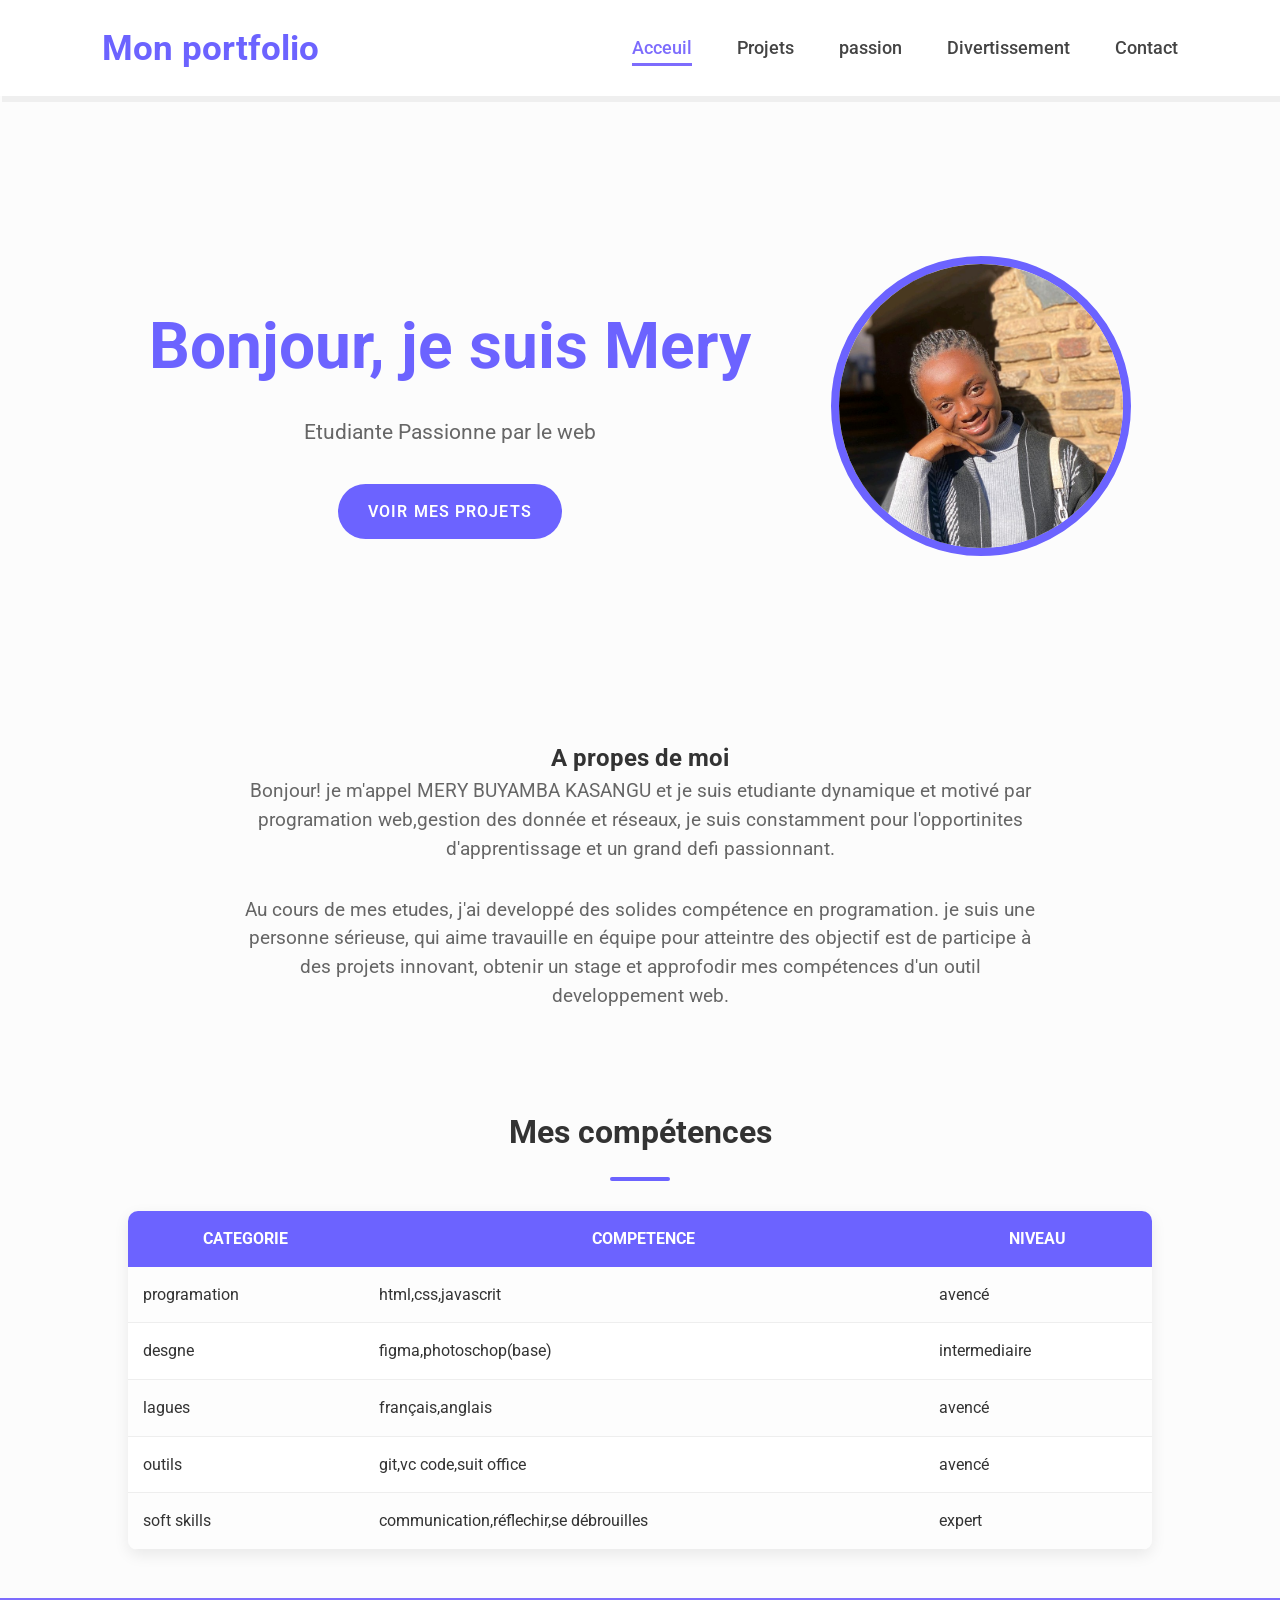
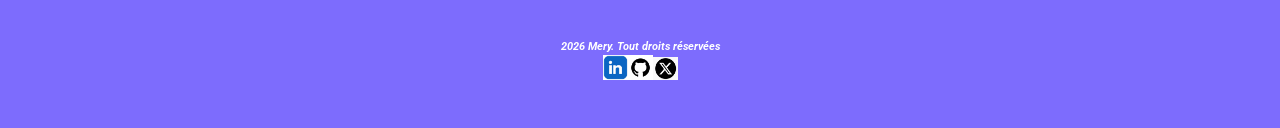
<file: index.html>
<!DOCTYPE html>
<html lang="en">

<head>
    <meta charset="UTF-8">
    <meta name="viewport" content="width=device-width, initial-scale=1.0">
    <title>Mon portofolio</title>
    <link rel="stylesheet" href="CSS/style.CSS">
    <link rel="preconnect" href="https://fonts.googleapis.com">
    <link rel="preconnect" href="https://fonts.gstatic.com" crossorigin>
    <link href="https://fonts.googleapis.com/css2?family=Roboto:ital,wght@0,100..900;1,100..900&display=swap"rel="stylesheet">
</head>

<body>
    <header>
        <div>
            <a href="">Mon portfolio</a>
        </div>
        <nav>
            <ul>
                <li><a href="index.html"class="active">Acceuil</a></li>
                <li><a href="projets.html">Projets</a></li>
                <li><a href="passions.html"> passion</a></li>
                <li><a href="divertissement.html">Divertissement</a></li>
                <li><a href="contact.html">Contact</a></li>
            </ul>
        </nav>

    </header>
    <main>
        <Section class="hero" >
            <div>
                <h1>Bonjour, je suis Mery</h1>
                <p>Etudiante Passionne par le web</p>
                <a href="projets.html">voir mes projets</a>
            </div>
            <div>
                <img src="image/merykas.jpg" alt="Ma photo de profile" width="250">
            </div>
        </Section>
        <section class="apropos"> 
            <H2>A propes de moi</H2>
            <p>Bonjour! je m'appel MERY BUYAMBA KASANGU et je suis etudiante dynamique
                et motivé par programation web,gestion des donnée et réseaux, je suis
                constamment pour l'opportinites d'apprentissage et un grand defi passionnant.</p>
            <p>Au cours de mes etudes, j'ai developpé des solides compétence en programation.
                je suis une personne sérieuse, qui aime travauille en équipe pour atteintre des
                objectif est de participe à des projets innovant, obtenir un stage et approfodir
                mes compétences d'un outil developpement web.</p>
        </section>
        <section class="competences">
            <h3>Mes compétences</h3>
            <div>
                <table>
                   <tr class="theade">
                        <th>categorie</th>
                        <th>competence</th>
                        <th>niveau</th>
                    </tr>
                    <tr>
                        <td>programation</td>
                        <td>html,css,javascrit</td>
                        <td>avencé</td>
                    </tr>
                    <tr>
                        <td>desgne</td>
                        <td>figma,photoschop(base)</td>
                        <td>intermediaire</td>
                    </tr>
                    <tr>
                        <td>lagues</td>
                        <td>français,anglais</td>
                        <td>avencé</td>
                    </tr>
                    <tr>
                        <td>outils</td>
                        <td>git,vc code,suit office</td>
                        <td>avencé</td>
                    </tr>
                    <tr>
                        <td>soft skills</td>
                        <td>communication,réflechir,se débrouilles</td>
                        <td>expert</td>
                    </tr>
                </table>
            </div>
        </section>
    </main>
    <footer>
        <h6><i>2026 Mery. Tout droits réservées</i></h6>
        <img src="image/linkdin.jpg" alt="linkdin" width="25"><img src="image/GitHub.jpg" alt="GitHub" width="25"><img
            src="image/X.jpg" alt="X" width="25">
    </footer>
</body>

</html>
<head>
</file>
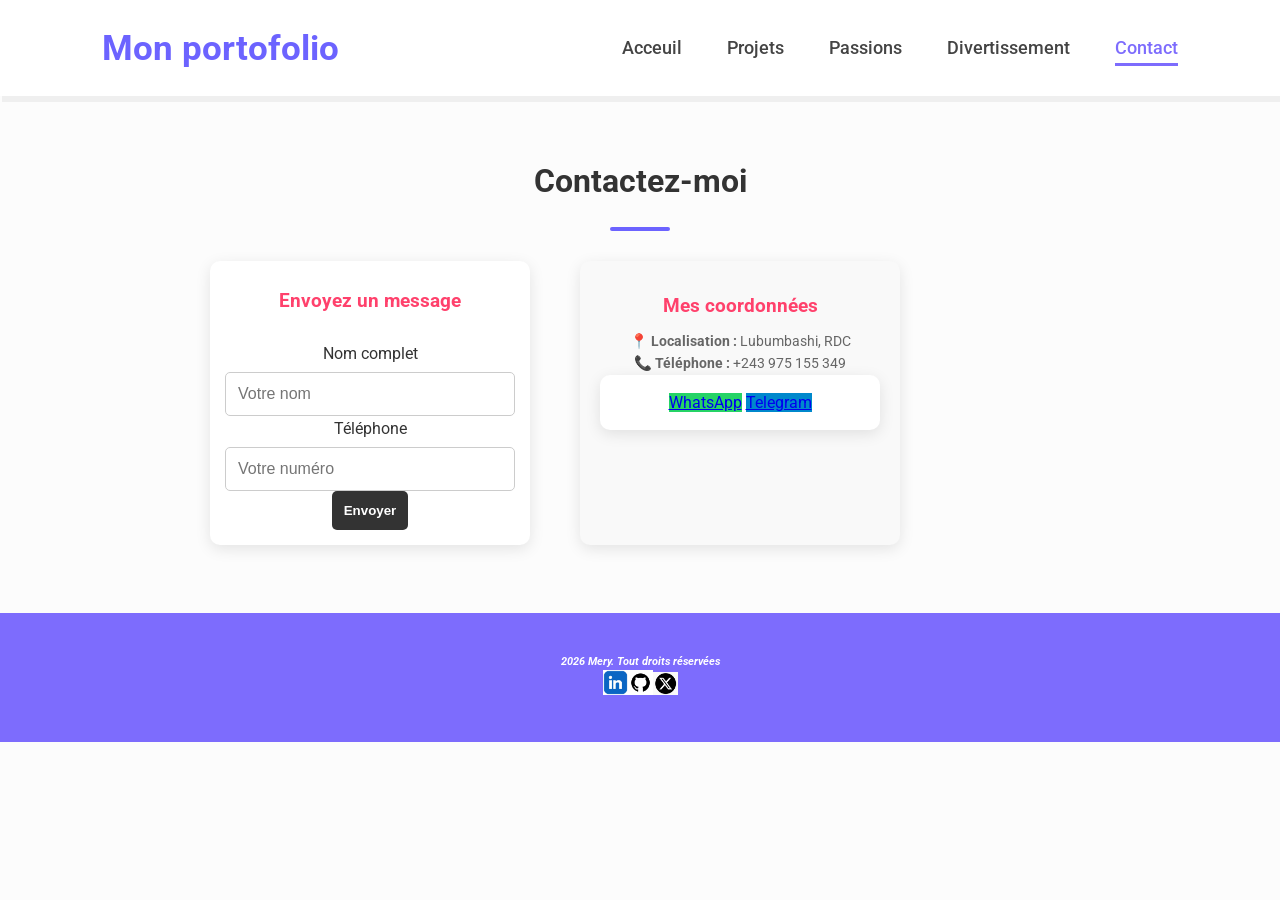
<file: contact.html>
<!DOCTYPE html>
<html lang="en">

<head>
    <meta charset="UTF-8">
    <meta name="viewport" content="width=device-width, initial-scale=1.0">
    <title>Mon portofolio</title>
    <link rel="stylesheet" href="CSS/style.CSS">
    <link rel="preconnect" href="https://fonts.googleapis.com">
    <link rel="preconnect" href="https://fonts.gstatic.com" crossorigin>
    <link href="https://fonts.googleapis.com/css2?family=Roboto:ital,wght@0,100..900;1,100..900&display=swap"rel="stylesheet">
</head>

<body>
    <header>
        <div>
            <a href="">Mon portofolio</a>
        </div>
        <nav>
            <ul>
                <li><a href="index.html">Acceuil</a></li>
                <li><a href="projets.html">Projets</a></li>
                <li><a href="passions.html">Passions</a></li>
                <li><a href="divertissement.html">Divertissement</a></li>
                <li><a href="contact.html"class="active">Contact</a></li>
            </ul>
        </nav>

    </header>
    <main>
        <section class="contact-container">
            <h3>Contactez-moi</h3>
            
            <div class="contact-content">
                <div class="contact-form">
                    <h4>Envoyez un message</h4>
                    <form action="#">
                        <div class="form-group">
                            <label for="nom">Nom complet</label>
                            <input type="text" id="nom" name="nom" placeholder="Votre nom" required>
                        </div>
                        <div class="form-group">
                            <label for="tel">Téléphone</label>
                            <input type="tel" id="tel" name="tel" placeholder="Votre numéro" required>
                        </div>
                        <button type="submit" class="btn-submit">Envoyer</button>
                    </form>
                </div>

                <div class="contact-info">
                    <h4>Mes coordonnées</h4>
                    <p>📍 <strong>Localisation :</strong> Lubumbashi, RDC</p>
                    <p>📞 <strong>Téléphone :</strong> +243 975 155 349</p>
                    
                    <div class="social-links-contact">
                        <a href="https://wa.me/243975155349" class="whatsapp">WhatsApp</a>
                        <a href="https://t.me/243975155349" class="telegram">Telegram</a>
                    </div>
                </div>
            </div>
        </section>
    </main>
    <footer>
        <h6><i>2026 Mery. Tout droits réservées</i></h6>
        <img src="image/linkdin.jpg" alt="linkdin" width="25"><img src="image/GitHub.jpg" alt="GitHub" width="25"><img
            src="image/X.jpg" alt="X" width="25">
    </footer>
</body>

</html>
</file>
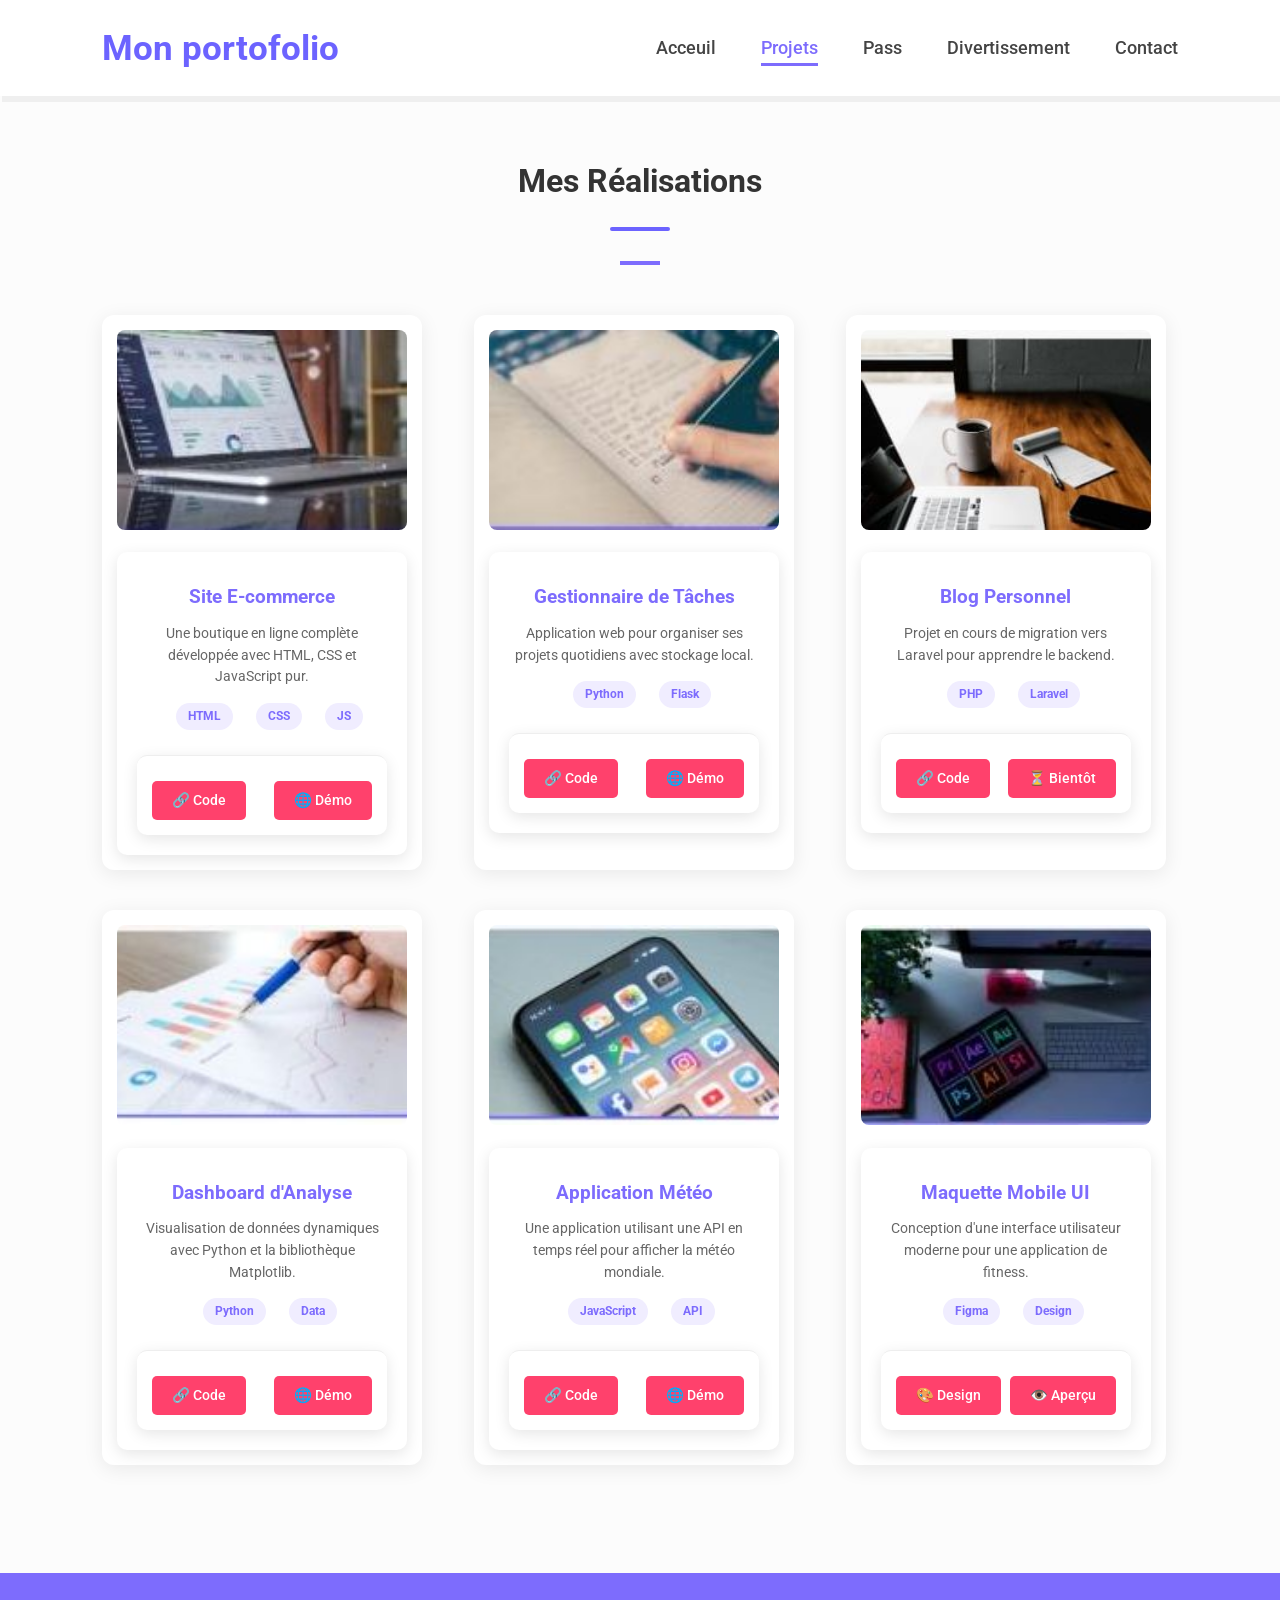
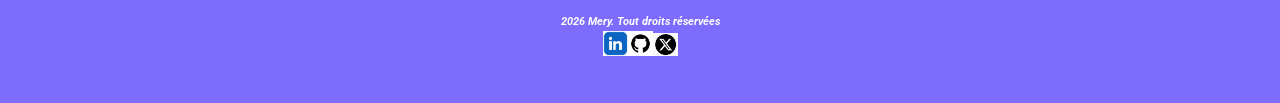
<file: projets.html>
<!DOCTYPE html>
<html lang="en">

<head>
    <meta charset="UTF-8">
    <meta name="viewport" content="width=device-width, initial-scale=1.0">
    <title>Mon portofolio</title>
    <link rel="stylesheet" href="CSS/style.CSS">
    <link rel="preconnect" href="https://fonts.googleapis.com">
    <link rel="preconnect" href="https://fonts.gstatic.com" crossorigin>
    <link href="https://fonts.googleapis.com/css2?family=Roboto:ital,wght@0,100..900;1,100..900&display=swap"rel="stylesheet">
</head>

<body>
    <header>
        <div>
            <a href="">Mon portofolio</a> 
        </div>
        <nav>
            <ul>
                <li><a href="index.html">Acceuil</a></li>
                <li><a href="projets.html" class="active">Projets</a></li>
                <li><a href="passions.html">Pass</a></li>
                <li><a href="divertissement.html">Divertissement</a></li>
                <li><a href="contact.html">Contact</a></li>
            </ul>
        </nav>

    </header>
    <main>
        <section class="portfolio-section">
            <h3>Mes Réalisations</h3>
            <div class="underline"></div>
            
            <div class="container-projets">
                
                <div class="card">
                    <img src="image/commerce.jpg" alt="Site E-commerce">
                    <div class="card-content">
                        <h4>Site E-commerce</h4>
                        <p>Une boutique en ligne complète développée avec HTML, CSS et JavaScript pur.</p>
                        <ul class="tags">
                            <li>HTML</li>
                            <li>CSS</li>
                            <li>JS</li>
                        </ul>
                        <div class="links">
                            <a href="#"><span>🔗</span> Code</a>
                            <a href="#"><span>🌐</span> Démo</a>
                        </div>
                    </div>
                </div>

                <div class="card">
                    <img src="image/tache.jpg" alt="Gestionnaire de tâches">
                    <div class="card-content">
                        <h4>Gestionnaire de Tâches</h4>
                        <p>Application web pour organiser ses projets quotidiens avec stockage local.</p>
                        <ul class="tags">
                            <li>Python</li>
                            <li>Flask</li>
                        </ul>
                        <div class="links">
                            <a href="#"><span>🔗</span> Code</a>
                            <a href="#"><span>🌐</span> Démo</a>
                        </div>
                    </div>
                </div>

                <div class="card">
                    <img src="image/personnel.jpg" alt="Blog Personnel">
                    <div class="card-content">
                        <h4>Blog Personnel</h4>
                        <p>Projet en cours de migration vers Laravel pour apprendre le backend.</p>
                        <ul class="tags">
                            <li>PHP</li>
                            <li>Laravel</li>
                        </ul>
                        <div class="links">
                            <a href="#"><span>🔗</span> Code</a>
                            <a href="#"><span>⏳</span> Bientôt</a>
                        </div>
                    </div>
                </div>

                <div class="card">
                    <img src="image/analyse.jpg" alt="Dashboard d'analyse">
                    <div class="card-content">
                        <h4>Dashboard d'Analyse</h4>
                        <p>Visualisation de données dynamiques avec Python et la bibliothèque Matplotlib.</p>
                        <ul class="tags">
                            <li>Python</li>
                            <li>Data</li>
                        </ul>
                        <div class="links">
                            <a href="#"><span>🔗</span> Code</a>
                            <a href="#"><span>🌐</span> Démo</a>
                        </div>
                    </div>
                </div>

                <div class="card">
                    <img src="image/météo.jpg" alt="Application Météo">
                    <div class="card-content">
                        <h4>Application Météo</h4>
                        <p>Une application utilisant une API en temps réel pour afficher la météo mondiale.</p>
                        <ul class="tags">
                            <li>JavaScript</li>
                            <li>API</li>
                        </ul>
                        <div class="links">
                            <a href="#"><span>🔗</span> Code</a>
                            <a href="#"><span>🌐</span> Démo</a>
                        </div>
                    </div>
                </div>

                <div class="card">
                    <img src="image/mobile.jpg" alt="Maquette Mobile UI">
                    <div class="card-content">
                        <h4>Maquette Mobile UI</h4>
                        <p>Conception d'une interface utilisateur moderne pour une application de fitness.</p>
                        <ul class="tags">
                            <li>Figma</li>
                            <li>Design</li>
                        </ul>
                        <div class="links">
                            <a href="#"><span>🎨</span> Design</a>
                            <a href="#"><span>👁️</span> Aperçu</a>
                        </div>
                    </div>
                </div>

            </div>
        </section>
    </main>
    <footer>
        <h6><i>2026 Mery. Tout droits réservées</i></h6>
        <img src="image/linkdin.jpg" alt="linkdin" width="25"><img src="image/GitHub.jpg" alt="GitHub" width="25"><img
            src="image/X.jpg" alt="X" width="25">
    </footer>
</body>

</html>
</file>
<file: CSS/style.CSS>
:root {
    --violet-doux: #6c63ff;
    --violet-fonce: #534EDD;
    --orange-vit: #FFA762;
    --gris-tres-fonce: #333;
    --gris-fonce: #666;
    --cgris-clair: #EEE;

}

* {
    margin: 0;
    padding: 0;
    box-sizing: border-box;
}

body {
    background-color: var(--cgris-tres-clair);
    font-family: Roboto, sans-serif;
    line-height: 1.6;
}

header {
    background-color: white;
    box-shadow: 2px 6px rgba(0, 0, 0, 0.05);
    position: sticky;
    top: 0;
    z-index: 100;
    display: flex;
    justify-content: space-between;
    align-items: center;
    padding: 2rem 3rem;
}

header div a {
    text-decoration: none;
    font-size: 2.2rem;
    font-weight: bold;
    color: var(--violet-doux);

}

ul li {
    list-style: none;
    margin-left: 15px;
}

ul {
    display: flex;
}

ul li a {
    text-decoration: none;
    color: var(--gris-tres-fonce);
    font-weight: 600;
    font-size: 1.1rem;
    position: relative;
    padding: 10px 0;
}

ul li a:hover {
    color: var(--violet-doux);
}

ul li a::after {
    content: '';
    position: absolute;
    left: 0;
    bottom: 0;
    height: 3px;
    
    background-color: var(--violet-doux);
}

ul li a:hover::after {
    width: 100%;
}

a.active {
    color: var(--violet-doux);
}
.hero {
    display: flex;
    justify-content: center;
    align-items: center;
    gap: 5rem;
    text-align: center;
    margin: 10rem 2rem;
}
.hero img {
    width: 300px;
    height: 300px;
    object-fit: cover;
    border-radius: 50%;
    border: 8px solid var(--violet-doux);   
}
.hero h1{
    color: var(--violet-doux);
    font-size: 4rem;
    font-weight: 700;
    margin-bottom: 1.2rem;
}
.hero p{
    color: var(--gris-fonce);
    font-size: 1.3rem;
    margin-bottom: 1.2rem;
}
.hero a {
    text-decoration: none;
    display: inline-block;
    background-color: var(--violet-doux);
    color: white;
    padding: 15px 30px;
    border-radius: 50PX;
    text-transform: uppercase;
    letter-spacing: 1.1px;
    font-weight: 600;
    margin-top: 1rem;
}
.hero a:hover {
    background-color: var(--violet-fonce);
    transform: translateY(-3px);
} 
.apropos  {
    width: 800px;
    margin: 6rem auto;
    text-align: center;
}  
section h3{
    color: var(--violet-doux);
    font-size: 2.6rem;
    font-weight: 700;
    position: relative;
    text-align: center;
}
section h3::after{
    content: '';
    display: block;
    width: 60px;
    height: 4px;
    background-color: var(--violet-doux);
    margin: 1.2rem auto;
    border-radius: 2px;
}
.apropos P {
     margin-bottom: 2rem;
     color: var(--gris-fonce);
     font-size: 1.2rem;
}
.competences table{
    width: 80%;
    margin: 0 auto;
    border-collapse: collapse;
    background-color: #FFF;
    box-shadow: 0 5px 15px rgba(0, 0, 0, 0.08);
    border-radius: 10px;
    overflow: hidden;
}
.competences table th, .competences table td {
    padding: 15px;
}
.theade {
    background-color: var(--violet-doux);
    color: #FFF;
    text-transform: uppercase;
} 
.competences table tbody td {
    border-bottom: 1px solid var(--cgris-clair);
} 
.competences table tbody tr:nth-child(even) { 
    background-color: #FDFDFD;
} 
.competences table tbody tr {
    transition: background-color 0.3s ease;
}     
.competences table tbody tr:hover  {
    background-color: #F0F0F0;
} 
.competences table thead th{
    text-align: left;
}
footer {
    margin-top: 3rem;
    background-color: var(--violet-doux);
    padding: 3rem;
    text-align: center;
}
footer P {
    color: white;
    margin-bottom: 1.2rem;
}    
footer a {
    font-display: initial-block;
    font-size: 1.6;
    color: white;
    margin: 0. 10px;
    transition: color 0.3s ease, transform 0.2s;
} 
footer a:hover {
    color: var(--orange-vif);
    transform: translateY(-3px);
} 

/* Style spécifique pour la page Contact */
.contact-container {
    max-width: 900px;
    margin: 40px auto;
    padding: 20px;
    font-family: 'Roboto', sans-serif;
}

.contact-content {
    display: flex;
    gap: 50px;
    flex-wrap: wrap;
    margin-top: 30px;
}

.contact-form {
    flex: 1;
    min-width: 300px;
    display: flex;
    flex-direction: column;
    gap: 15px;
}

.form-group {
    display: flex;
    flex-direction: column;
    gap: 5px;
}

.form-group input {
    padding: 12px;
    border: 1px solid #ccc;
    border-radius: 5px;
    font-size: 1rem;
}

.btn-submit {
    background-color: #333;
    color: white;
    padding: 12px;
    border: none;
    border-radius: 5px;
    cursor: pointer;
    font-weight: bold;
    transition: background 0.3s;
}

.btn-submit:hover {
    background-color: #555;
}

.contact-info {
    flex: 1;
    min-width: 300px;
    background-color: #f9f9f9;
    padding: 20px;
    border-radius: 10px;
}

.badge {
    display: inline-block;
    padding: 5px 12px;
    border-radius: 20px;
    font-size: 0.85rem;
    color: white;
    margin-right: 5px;
    margin-top: 5px;
}

.whatsapp { background-color: #25D366; }
.telegram { background-color: #0088cc; }

.social-apps {
    margin: 15px 0;
}
/* Style pour la section principale du divertissement */
main section div[style*="display: flex"] {
    padding: 40px 20px;
    max-width: 1200px;
    margin: 0 auto;
}

/* Style des cartes de divertissement */
main section div > div {
    background: #ffffff;
    border-radius: 10px;
    box-shadow: 0 4px 15px rgba(0,0,0,0.1);
    padding: 15px;
    text-align: center;
    transition: transform 0.3s ease;
    flex: 1 1 280px; /* Permet aux cartes d'être responsives */
    max-width: 320px;
}

main section div > div:hover {
    transform: translateY(-5px);
}

/* Style des images */
main section div img {
    border-radius: 8px;
    margin-bottom: 15px;
    object-fit: cover;
    height: 200px;
}

/* Titres et textes */
main section h3 {
    text-align: center;
    font-size: 2rem;
    color: #333;
    margin-bottom: 30px;
}

main section h4 {
    color: #ff416c;
    margin: 10px 0;
    font-size: 1.2rem;
}

main section p {
    font-size: 0.9rem;
    color: #666;
    line-height: 1.5;
}

/* Listes de tags */
main section ul {
    list-style: none;
    padding: 0;
    display: flex;
    justify-content: center;
    gap: 10px;
    margin: 15px 0;
}

main section ul li {
    background: #f0f0f0;
    padding: 5px 12px;
    border-radius: 20px;
    font-size: 0.8rem;
    color: #555;
    font-weight: bold;
}

/* Boutons de liens */
main section a[href="#"] {
    display: inline-block;
    margin-top: 10px;
    padding: 8px 20px;
    background-color: #ff416c;
    color: white;
    text-decoration: none;
    border-radius: 5px;
    font-size: 0.9rem;
    transition: background 0.3s;
}

main section a[href="#"]:hover {
    background-color: #ff4b2b;
}
/* Style pour la section Passions */
main .passions-container {
    display: flex;
    flex-wrap: wrap;
    gap: 30px;
    justify-content: center;
    padding: 40px 10px;
}

/* Style des cartes individuelles */
main .passion-card {
    background-color: #ffffff;
    border: 1px solid #e1e1e1;
    border-radius: 15px;
    padding: 20px;
    width: 300px;
    text-align: center;
    box-shadow: 0 4px 6px rgba(0,0,0,0.05);
    transition: transform 0.3s ease, box-shadow 0.3s ease;
}

main .passion-card:hover {
    transform: translateY(-10px);
    box-shadow: 0 10px 20px rgba(0,0,0,0.1);
}

/* Style des images dans les cartes */
main .passion-card img {
    border-radius: 10px;
    height: 180px;
    width: 100%;
    object-fit: cover;
    margin-bottom: 15px;
}

/* Titres et textes */
main .passion-card h4 {
    margin: 10px 0;
    font-size: 1.2rem;
    color: #333;
}

main .passion-card p {
    font-size: 0.95rem;
    color: #666;
    line-height: 1.5;
    margin-bottom: 15px;
}

/* Listes de tags (petites bulles) */
main .passion-card ul {
    list-style: none;
    padding: 0;
    display: flex;
    justify-content: center;
    gap: 10px;
    margin-bottom: 20px;
}

main .passion-card ul li {
    background: #f0f0f0;
    padding: 4px 12px;
    border-radius: 20px;
    font-size: 0.8rem;
    font-weight: bold;
    color: #555;
}

/* Liens en bas de carte */
main .passion-card a {
    text-decoration: none;
    color: #007bff;
    font-weight: 900;
    font-size: 0.9rem;
    text-transform: uppercase;
}

main .passion-card a:hover {
    color: #0056b3;
    text-decoration: underline;
}
/* --- RESET --- */
* {
    margin: 0;
    padding: 0;
    box-sizing: border-box;
}

body {
    font-family: 'Roboto', sans-serif;
    background-color: #fcfcfc;
    color: #333;
}

/* --- HEADER --- */
header {
    display: flex;
    justify-content: space-between;
    align-items: center;
    padding: 20px 8%;
    background: white;
}

.logo a {
    text-decoration: none;
    color: #7d6cfd;
    font-weight: 900;
    font-size: 1.5rem;
}

nav ul {
    display: flex;
    list-style: none;
    gap: 30px;
}

nav ul li a {
    text-decoration: none;
    color: #444;
    font-weight: 500;
}

nav ul li a.active {
    color: #7d6cfd;
    border-bottom: 3px solid #7d6cfd;
    padding-bottom: 5px;
}

/* --- TITRE --- */
.portfolio-section {
    padding: 60px 8%;
    text-align: center;
}

h3 {
    font-size: 2.5rem;
    color: #7d6cfd;
}

.underline {
    width: 40px;
    height: 4px;
    background: #7d6cfd;
    margin: 10px auto 50px;
}

/* --- GRILLE --- */
.container-projets {
    display: grid;
    grid-template-columns: repeat(auto-fit, minmax(300px, 1fr));
    gap: 40px;
}

/* --- CARTES --- */
.card {
    background: white;
    border-radius: 12px;
    overflow: hidden;
    box-shadow: 0 4px 20px rgba(0, 0, 0, 0.08);
    text-align: left;
    transition: transform 0.3s ease;
}

.card:hover {
    transform: translateY(-10px);
}

.card img {
    width: 100%;
    height: 200px;
    object-fit: cover;
}

.card-content {
    padding: 20px;
}

.card h4 {
    font-size: 1.2rem;
    color: #7d6cfd;
    margin-bottom: 10px;
}

.card p {
    font-size: 0.9rem;
    color: #666;
    margin-bottom: 15px;
}

/* --- TAGS --- */
.tags {
    list-style: none;
    display: flex;
    gap: 8px;
    margin-bottom: 25px;
}

.tags li {
    background: #f0edff;
    color: #7d6cfd;
    font-size: 0.75rem;
    font-weight: bold;
    padding: 4px 12px;
    border-radius: 15px;
}

/* --- LIENS BAS DE CARTE --- */
.links {
    display: flex;
    justify-content: space-between;
    border-top: 1px solid #eee;
    padding-top: 15px;
}

.links a {
    text-decoration: none;
    color: #333;
    font-size: 0.9rem;
    font-weight: 500;
}

/* --- FOOTER --- */
footer {
    background: #7d6cfd;
    color: white;
    text-align: center;
    padding: 40px 0;
}

footer p {
    margin-bottom: 15px;
}

.social-icons {
    display: flex;
    justify-content: center;
    gap: 15px;
}

.social-icons img {
    width: 25px;
    height: 25px;
    filter: brightness(0) invert(1); /* Rend les icônes blanches */
}
</file>
